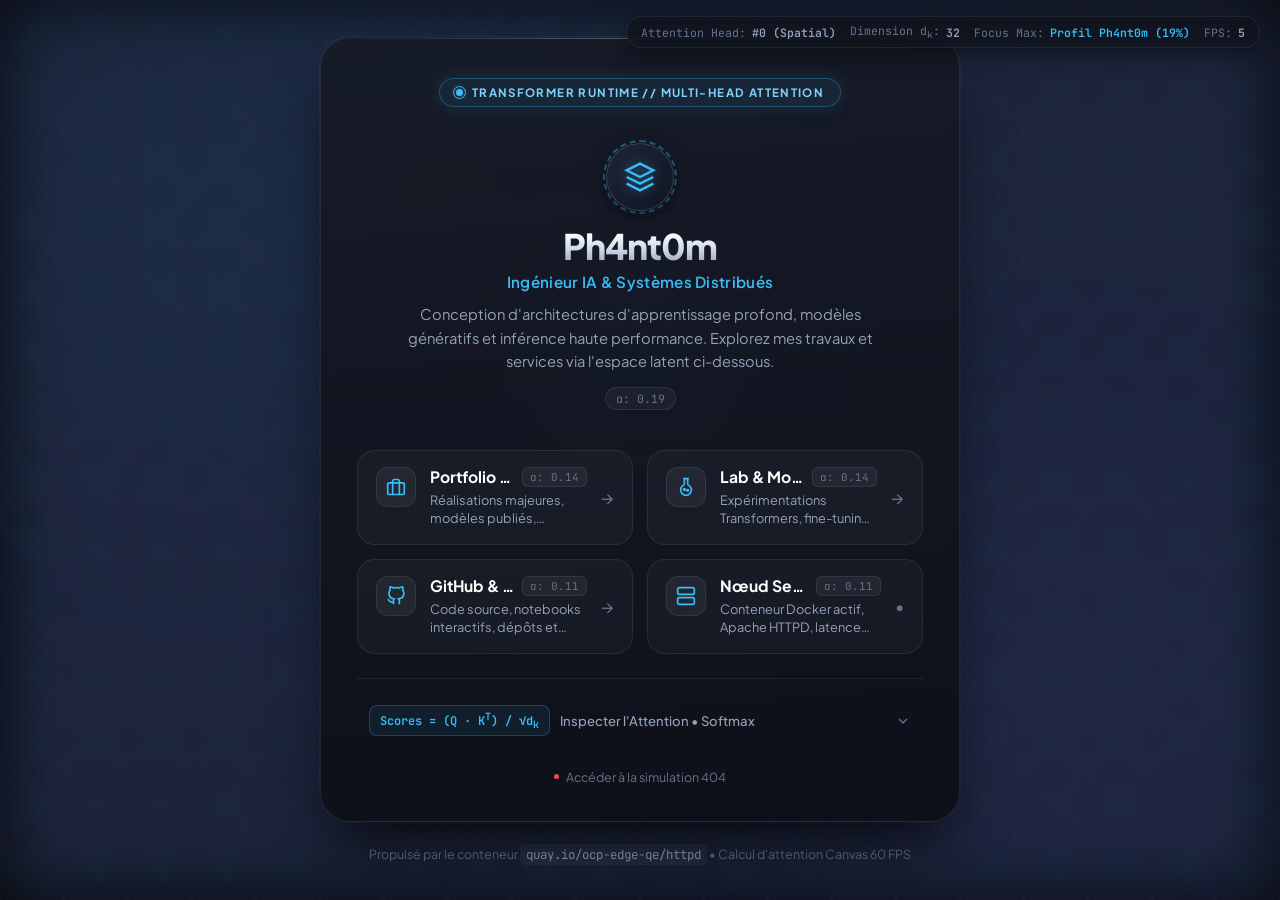
<file: index.html>
<!DOCTYPE html>
<html lang="fr">
<head>
  <meta charset="UTF-8">
  <meta name="viewport" content="width=device-width, initial-scale=1.0">
  <title>Ph4nt0m // AI & Systems Engineer — Neural Hub</title>
  <meta name="description" content="Portail personnel et serveur d'ingénierie en Intelligence Artificielle. Fond interactif Attention Heatmap calculant Q·Kᵀ / √dₖ en temps réel.">
  <link rel="icon" href="data:image/svg+xml,<svg xmlns='http://www.w3.org/2000/svg' viewBox='0 0 100 100'><text y='.9em' font-size='90'>🧠</text></svg>">

  <script>
    // Résolution dynamique du chemin de base pour GitHub Pages et conteneur Docker
    (function() {
      var isGH = window.location.hostname.endsWith('github.io');
      var segments = window.location.pathname.split('/').filter(Boolean);
      var baseDir = isGH && segments.length > 0 ? '/' + segments[0] + '/' : '/';
      document.write('<base href="' + baseDir + '">');
    })();
  </script>

  <link rel="preconnect" href="https://fonts.googleapis.com">
  <link rel="preconnect" href="https://fonts.gstatic.com" crossorigin>
  <link href="https://fonts.googleapis.com/css2?family=JetBrains+Mono:wght@400;500;600;700&family=Plus+Jakarta+Sans:wght@400;500;600;700;800;900&display=swap" rel="stylesheet">
  <link rel="stylesheet" href="style.css">
</head>
<body>
  <!-- Canvas Attention Heatmap (Calcul Q·Kᵀ / √dₖ en temps réel) -->
  <canvas id="attention-canvas"></canvas>

  <!-- Lueur ambiante nébuleuse -->
  <div class="ambient-glow glow-cyan"></div>
  <div class="ambient-glow glow-violet"></div>

  <!-- HUD d'attention flottant discret en haut à droite -->
  <aside class="hud-bar" aria-label="Télémétrie d'attention">
    <div class="hud-item">
      <span class="hud-label">Attention Head:</span>
      <span class="hud-val" id="hud-head">#0 (Spatial)</span>
    </div>
    <div class="hud-item">
      <span class="hud-label">Dimension d<sub>k</sub>:</span>
      <span class="hud-val">32</span>
    </div>
    <div class="hud-item">
      <span class="hud-label">Focus Max:</span>
      <span class="hud-val highlight" id="hud-argmax">Query Init</span>
    </div>
    <div class="hud-item">
      <span class="hud-label">FPS:</span>
      <span class="hud-val" id="hud-fps">60</span>
    </div>
  </aside>

  <main class="page-container">
    <!-- Carte Principale 3D (Hub IA) -->
    <div class="portal-card" id="tilt-card">
      <div class="card-glass-reflection"></div>

      <!-- Badge Supérieur : Mode Transformer -->
      <div class="badge-wrapper">
        <div class="status-badge" role="status">
          <span class="pulsing-dot" aria-hidden="true"></span>
          <span class="badge-text">TRANSFORMER RUNTIME // MULTI-HEAD ATTENTION</span>
        </div>
      </div>

      <!-- En-tête Identité (Token Q/K : Hero) -->
      <header class="profile-header interactive-token" data-token-id="hero" data-token-name="Profil Ph4nt0m">
        <div class="avatar-container">
          <div class="avatar-ring"></div>
          <div class="avatar-glow"></div>
          <div class="avatar-inner">
            <svg class="ai-core-icon" viewBox="0 0 24 24" fill="none" stroke="currentColor" stroke-width="1.8">
              <polygon points="12 2 2 7 12 12 22 7 12 2"></polygon>
              <polyline points="2 17 12 22 22 17"></polyline>
              <polyline points="2 12 12 17 22 12"></polyline>
            </svg>
          </div>
        </div>

        <div class="title-group">
          <h1 class="profile-name">Ph4nt0m</h1>
          <p class="profile-role">Ingénieur IA & Systèmes Distribués</p>
        </div>

        <p class="profile-bio">
          Conception d'architectures d'apprentissage profond, modèles génératifs et inférence haute performance.
          Explorez mes travaux et services via l'espace latent ci-dessous.
        </p>

        <div class="token-score-pill" id="score-hero">
          <span class="score-label">attn &alpha;</span>
          <span class="score-val">0.00</span>
        </div>
      </header>

      <!-- Grille des Hub Links (Tokens Interactifs K_i) -->
      <nav class="hub-grid" aria-label="Navigation du serveur">
        
        <!-- Token 1 : Portfolio -->
        <a href="https://github.com/Ph4nt0m1882" target="_blank" rel="noopener noreferrer" 
           class="hub-card interactive-token" data-token-id="portfolio" data-token-name="Portfolio">
          <div class="card-icon-wrapper">
            <svg viewBox="0 0 24 24" fill="none" stroke="currentColor" stroke-width="2">
              <rect x="2" y="7" width="20" height="14" rx="2" ry="2"></rect>
              <path d="M16 21V5a2 2 0 0 0-2-2h-4a2 2 0 0 0-2 2v16"></path>
            </svg>
          </div>
          <div class="card-content">
            <div class="card-title-row">
              <h2 class="card-title">Portfolio & Projets</h2>
              <span class="token-badge" id="score-portfolio">&alpha;: 0.00</span>
            </div>
            <p class="card-desc">Réalisations majeures, modèles publiés, benchmarks et architectures ML.</p>
          </div>
          <span class="card-arrow" aria-hidden="true">&rarr;</span>
        </a>

        <!-- Token 2 : Lab IA -->
        <a href="https://huggingface.co" target="_blank" rel="noopener noreferrer"
           class="hub-card interactive-token" data-token-id="lab" data-token-name="AI Lab">
          <div class="card-icon-wrapper">
            <svg viewBox="0 0 24 24" fill="none" stroke="currentColor" stroke-width="2">
              <path d="M10 2v7.31M14 2v7.31M8.5 2h7M14 9.3a6.5 6.5 0 1 1-4 0"></path>
              <circle cx="10" cy="15" r="1"></circle>
              <circle cx="14" cy="16" r="1"></circle>
            </svg>
          </div>
          <div class="card-content">
            <div class="card-title-row">
              <h2 class="card-title">Lab & Modèles</h2>
              <span class="token-badge" id="score-lab">&alpha;: 0.00</span>
            </div>
            <p class="card-desc">Expérimentations Transformers, fine-tuning, embeddings et inférence locale.</p>
          </div>
          <span class="card-arrow" aria-hidden="true">&rarr;</span>
        </a>

        <!-- Token 3 : GitHub Repos -->
        <a href="https://github.com/Ph4nt0m1882" target="_blank" rel="noopener noreferrer"
           class="hub-card interactive-token" data-token-id="github" data-token-name="GitHub">
          <div class="card-icon-wrapper">
            <svg viewBox="0 0 24 24" fill="none" stroke="currentColor" stroke-width="2">
              <path d="M9 19c-5 1.5-5-2.5-7-3m14 6v-3.87a3.37 3.37 0 0 0-.94-2.61c3.14-.35 6.44-1.54 6.44-7A5.44 5.44 0 0 0 20 4.77 5.07 5.07 0 0 0 19.91 1S18.73.65 16 2.48a13.38 13.38 0 0 0-7 0C6.27.65 5.09 1 5.09 1A5.07 5.07 0 0 0 5 4.77a5.44 5.44 0 0 0-1.5 3.78c0 5.42 3.3 6.61 6.44 7A3.37 3.37 0 0 0 9 18.13V22"></path>
            </svg>
          </div>
          <div class="card-content">
            <div class="card-title-row">
              <h2 class="card-title">GitHub & Code</h2>
              <span class="token-badge" id="score-github">&alpha;: 0.00</span>
            </div>
            <p class="card-desc">Code source, notebooks interactifs, dépôts et contributions open source.</p>
          </div>
          <span class="card-arrow" aria-hidden="true">&rarr;</span>
        </a>

        <!-- Token 4 : Télémétrie Serveur -->
        <div class="hub-card interactive-token" data-token-id="server" data-token-name="Système & Docker" role="button" tabindex="0" id="card-server-stats">
          <div class="card-icon-wrapper">
            <svg viewBox="0 0 24 24" fill="none" stroke="currentColor" stroke-width="2">
              <rect x="2" y="2" width="20" height="8" rx="2" ry="2"></rect>
              <rect x="2" y="14" width="20" height="8" rx="2" ry="2"></rect>
              <line x1="6" y1="6" x2="6.01" y2="6"></line>
              <line x1="6" y1="18" x2="6.01" y2="18"></line>
            </svg>
          </div>
          <div class="card-content">
            <div class="card-title-row">
              <h2 class="card-title">Nœud Serveur</h2>
              <span class="token-badge" id="score-server">&alpha;: 0.00</span>
            </div>
            <p class="card-desc">Conteneur Docker actif, Apache HTTPD, latence réseau et statut des workers.</p>
          </div>
          <span class="card-arrow" aria-hidden="true">&bull;</span>
        </div>

      </nav>

      <!-- Section Inspecteur d'Attention / Tenseurs en direct -->
      <section class="inspector-section" aria-label="Inspecteur de tenseurs">
        <button type="button" class="inspector-toggle interactive-token" data-token-id="inspector" data-token-name="Inspecteur" id="inspector-toggle" aria-expanded="false" aria-controls="inspector-panel">
          <div class="formula-chip">
            <span class="formula-text">Scores = (Q &middot; K<sup>T</sup>) / &radic;d<sub>k</sub></span>
          </div>
          <span class="toggle-text">Inspecter l'Attention &bull; Softmax</span>
          <svg class="toggle-arrow" width="16" height="16" viewBox="0 0 24 24" fill="none" stroke="currentColor" stroke-width="2">
            <polyline points="6 9 12 15 18 9"></polyline>
          </svg>
        </button>

        <div class="inspector-panel" id="inspector-panel" hidden>
          <div class="panel-header">
            <span class="panel-tag">DISTRIBUTION SOFTMAX TEMPS RÉEL</span>
            <div class="head-selector">
              <span class="label">Tête :</span>
              <button class="head-btn active" data-head="0">0 (Spatial)</button>
              <button class="head-btn" data-head="1">1 (Sémantique)</button>
              <button class="head-btn" data-head="2">2 (Vélocité)</button>
            </div>
          </div>

          <!-- Barres de répartition softmax -->
          <div class="softmax-bars" id="softmax-bars">
            <!-- Rempli dynamiquement par script.js -->
          </div>

          <div class="tensor-metrics">
            <div class="metric-item">
              <span class="metric-label">Vecteur Query ||Q||</span>
              <span class="metric-val" id="metric-qnorm">0.00</span>
            </div>
            <div class="metric-item">
              <span class="metric-label">Vitesse Curseur</span>
              <span class="metric-val" id="metric-speed">0 px/s</span>
            </div>
            <div class="metric-item">
              <span class="metric-label">Température &tau;</span>
              <span class="metric-val">1.0</span>
            </div>
            <div class="metric-item">
              <span class="metric-label">Conteneur</span>
              <span class="metric-val">Apache / Docker</span>
            </div>
          </div>
        </div>
      </section>

      <!-- Lien discret vers la page 404 test -->
      <footer class="card-footer">
        <a href="404.html" class="subtle-link" title="Tester la page d'erreur 404">
          <span class="link-dot"></span>
          Accéder à la simulation 404
        </a>
      </footer>

    </div>

    <footer class="main-footer">
      <span>Propulsé par le conteneur <code>quay.io/ocp-edge-qe/httpd</code> &bull; Calcul d'attention Canvas 60 FPS</span>
    </footer>
  </main>

  <script src="script.js"></script>
</body>
</html>
</file>
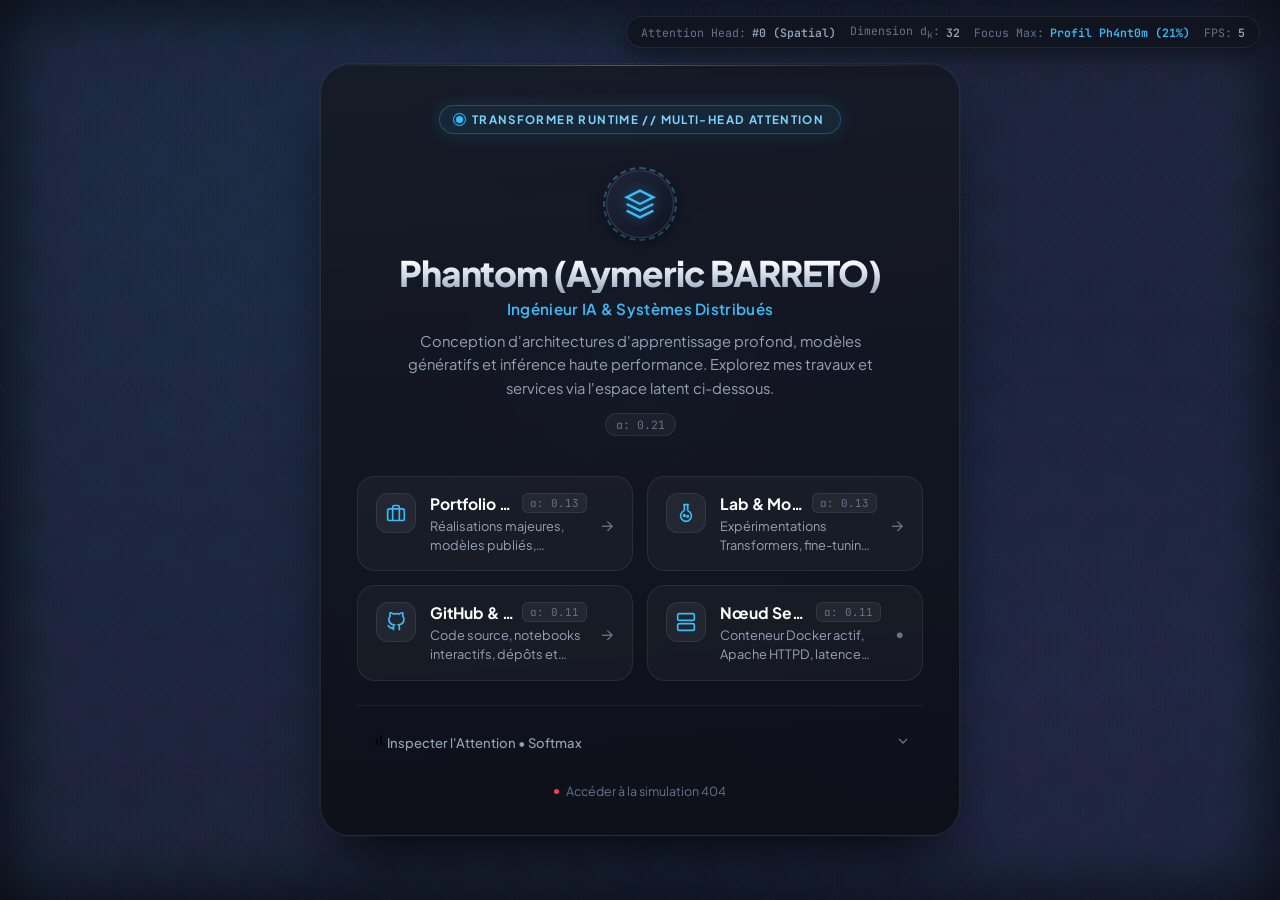
<file: public/index.html>
<!DOCTYPE html>
<html lang="fr">
<head>
  <meta charset="UTF-8">
  <meta name="viewport" content="width=device-width, initial-scale=1.0">
  <title>Phantom (Aymeric BARRETO) // AI & Systems Engineer — Hub</title>
  <meta name="description" content="Portail personnel et serveur d'ingénierie en Intelligence Artificielle. Fond interactif Attention Heatmap calculant Q·Kᵀ / √dₖ en temps réel.">
  <link rel="icon" href="data:image/svg+xml,<svg xmlns='http://www.w3.org/2000/svg' viewBox='0 0 100 100'><text y='.9em' font-size='90'></text></svg>">

  <script>
    // Résolution dynamique du chemin de base pour GitHub Pages et conteneur Docker
    (function() {
      var isGH = window.location.hostname.endsWith('github.io');
      var segments = window.location.pathname.split('/').filter(Boolean);
      var baseDir = isGH && segments.length > 0 ? '/' + segments[0] + '/' : '/';
      document.write('<base href="' + baseDir + '">');
    })();
  </script>

  <link rel="preconnect" href="https://fonts.googleapis.com">
  <link rel="preconnect" href="https://fonts.gstatic.com" crossorigin>
  <link href="https://fonts.googleapis.com/css2?family=JetBrains+Mono:wght@400;500;600;700&family=Plus+Jakarta+Sans:wght@400;500;600;700;800;900&display=swap" rel="stylesheet">
  <link rel="stylesheet" href="style.css">
</head>
<body>
  <!-- Canvas Attention Heatmap (Calcul Q·Kᵀ / √dₖ en temps réel) -->
  <canvas id="attention-canvas"></canvas>

  <!-- Lueur ambiante nébuleuse -->
  <div class="ambient-glow glow-cyan"></div>
  <div class="ambient-glow glow-violet"></div>

  <!-- HUD d'attention flottant discret en haut à droite -->
  <aside class="hud-bar" aria-label="Télémétrie d'attention">
    <div class="hud-item">
      <span class="hud-label">Attention Head:</span>
      <span class="hud-val" id="hud-head">#0 (Spatial)</span>
    </div>
    <div class="hud-item">
      <span class="hud-label">Dimension d<sub>k</sub>:</span>
      <span class="hud-val">32</span>
    </div>
    <div class="hud-item">
      <span class="hud-label">Focus Max:</span>
      <span class="hud-val highlight" id="hud-argmax">Query Init</span>
    </div>
    <div class="hud-item">
      <span class="hud-label">FPS:</span>
      <span class="hud-val" id="hud-fps">60</span>
    </div>
  </aside>

  <main class="page-container">
    <!-- Carte Principale 3D (Hub IA) -->
    <div class="portal-card" id="tilt-card">
      <div class="card-glass-reflection"></div>

      <!-- Badge Supérieur : Mode Transformer -->
      <div class="badge-wrapper">
        <div class="status-badge" role="status">
          <span class="pulsing-dot" aria-hidden="true"></span>
          <span class="badge-text">TRANSFORMER RUNTIME // MULTI-HEAD ATTENTION</span>
        </div>
      </div>

      <!-- En-tête Identité (Token Q/K : Hero) -->
      <header class="profile-header interactive-token" data-token-id="hero" data-token-name="Profil Phantom">
        <div class="avatar-container">
          <div class="avatar-ring"></div>
          <div class="avatar-glow"></div>
          <div class="avatar-inner">
            <svg class="ai-core-icon" viewBox="0 0 24 24" fill="none" stroke="currentColor" stroke-width="1.8">
              <polygon points="12 2 2 7 12 12 22 7 12 2"></polygon>
              <polyline points="2 17 12 22 22 17"></polyline>
              <polyline points="2 12 12 17 22 12"></polyline>
            </svg>
          </div>
        </div>

        <div class="title-group">
          <h1 class="profile-name">Phantom (Aymeric BARRETO)</h1>
          <p class="profile-role">Ingénieur IA & Systèmes Distribués</p>
        </div>

        <p class="profile-bio">
          Conception d'architectures d'apprentissage profond, modèles génératifs et inférence haute performance.
          Explorez mes travaux et services via l'espace latent ci-dessous.
        </p>

        <div class="token-score-pill" id="score-hero">
          <span class="score-label">attn &alpha;</span>
          <span class="score-val">0.00</span>
        </div>
      </header>

      <!-- Grille des Hub Links (Tokens Interactifs K_i) -->
      <nav class="hub-grid" aria-label="Navigation du serveur">
        
        <!-- Token 1 : Portfolio -->
        <a href="portfolio.html" 
           class="hub-card interactive-token" data-token-id="portfolio" data-token-name="Portfolio">
          <div class="card-icon-wrapper">
            <svg viewBox="0 0 24 24" fill="none" stroke="currentColor" stroke-width="2">
              <rect x="2" y="7" width="20" height="14" rx="2" ry="2"></rect>
              <path d="M16 21V5a2 2 0 0 0-2-2h-4a2 2 0 0 0-2 2v16"></path>
            </svg>
          </div>
          <div class="card-content">
            <div class="card-title-row">
              <h2 class="card-title">Portfolio & Projets</h2>
              <span class="token-badge" id="score-portfolio">&alpha;: 0.00</span>
            </div>
            <p class="card-desc">Réalisations majeures, modèles publiés, benchmarks et architectures ML.</p>
          </div>
          <span class="card-arrow" aria-hidden="true">&rarr;</span>
        </a>

        <!-- Token 2 : Lab IA -->
        <a href="https://huggingface.co" target="_blank" rel="noopener noreferrer"
           class="hub-card interactive-token" data-token-id="lab" data-token-name="AI Lab">
          <div class="card-icon-wrapper">
            <svg viewBox="0 0 24 24" fill="none" stroke="currentColor" stroke-width="2">
              <path d="M10 2v7.31M14 2v7.31M8.5 2h7M14 9.3a6.5 6.5 0 1 1-4 0"></path>
              <circle cx="10" cy="15" r="1"></circle>
              <circle cx="14" cy="16" r="1"></circle>
            </svg>
          </div>
          <div class="card-content">
            <div class="card-title-row">
              <h2 class="card-title">Lab & Modèles</h2>
              <span class="token-badge" id="score-lab">&alpha;: 0.00</span>
            </div>
            <p class="card-desc">Expérimentations Transformers, fine-tuning, embeddings et inférence locale.</p>
          </div>
          <span class="card-arrow" aria-hidden="true">&rarr;</span>
        </a>

        <!-- Token 3 : GitHub Repos -->
        <a href="https://github.com/Ph4nt0m1882" target="_blank" rel="noopener noreferrer"
           class="hub-card interactive-token" data-token-id="github" data-token-name="GitHub">
          <div class="card-icon-wrapper">
            <svg viewBox="0 0 24 24" fill="none" stroke="currentColor" stroke-width="2">
              <path d="M9 19c-5 1.5-5-2.5-7-3m14 6v-3.87a3.37 3.37 0 0 0-.94-2.61c3.14-.35 6.44-1.54 6.44-7A5.44 5.44 0 0 0 20 4.77 5.07 5.07 0 0 0 19.91 1S18.73.65 16 2.48a13.38 13.38 0 0 0-7 0C6.27.65 5.09 1 5.09 1A5.07 5.07 0 0 0 5 4.77a5.44 5.44 0 0 0-1.5 3.78c0 5.42 3.3 6.61 6.44 7A3.37 3.37 0 0 0 9 18.13V22"></path>
            </svg>
          </div>
          <div class="card-content">
            <div class="card-title-row">
              <h2 class="card-title">GitHub & Code</h2>
              <span class="token-badge" id="score-github">&alpha;: 0.00</span>
            </div>
            <p class="card-desc">Code source, notebooks interactifs, dépôts et contributions open source.</p>
          </div>
          <span class="card-arrow" aria-hidden="true">&rarr;</span>
        </a>

        <!-- Token 4 : Télémétrie Serveur -->
        <div class="hub-card interactive-token" data-token-id="server" data-token-name="Système & Docker" role="button" tabindex="0" id="card-server-stats">
          <div class="card-icon-wrapper">
            <svg viewBox="0 0 24 24" fill="none" stroke="currentColor" stroke-width="2">
              <rect x="2" y="2" width="20" height="8" rx="2" ry="2"></rect>
              <rect x="2" y="14" width="20" height="8" rx="2" ry="2"></rect>
              <line x1="6" y1="6" x2="6.01" y2="6"></line>
              <line x1="6" y1="18" x2="6.01" y2="18"></line>
            </svg>
          </div>
          <div class="card-content">
            <div class="card-title-row">
              <h2 class="card-title">Nœud Serveur</h2>
              <span class="token-badge" id="score-server">&alpha;: 0.00</span>
            </div>
            <p class="card-desc">Conteneur Docker actif, Apache HTTPD, latence réseau et statut des workers.</p>
          </div>
          <span class="card-arrow" aria-hidden="true">&bull;</span>
        </div>

      </nav>

      <!-- Section Inspecteur d'Attention / Tenseurs en direct -->
      <section class="inspector-section" aria-label="Inspecteur de tenseurs">
        <button type="button" class="inspector-toggle interactive-token" data-token-id="inspector" data-token-name="Inspecteur" id="inspector-toggle" aria-expanded="false" aria-controls="inspector-panel">
          <div class="inspector-toggle-left">
            <svg class="toggle-icon-lead" width="16" height="16" viewBox="0 0 24 24" fill="none" stroke="currentColor" stroke-width="2">
              <path d="M12 20V10M18 20V4M6 20v-4"></path>
            </svg>
            <span class="toggle-text">Inspecter l'Attention &bull; Softmax</span>
          </div>
          <svg class="toggle-arrow" width="16" height="16" viewBox="0 0 24 24" fill="none" stroke="currentColor" stroke-width="2">
            <polyline points="6 9 12 15 18 9"></polyline>
          </svg>
        </button>

        <div class="inspector-panel" id="inspector-panel" hidden>
          <div class="panel-header">
            <span class="panel-tag">DISTRIBUTION SOFTMAX TEMPS RÉEL</span>
            <div class="head-selector">
              <span class="label">Tête :</span>
              <button class="head-btn active" data-head="0">0 (Spatial)</button>
              <button class="head-btn" data-head="1">1 (Sémantique)</button>
              <button class="head-btn" data-head="2">2 (Vélocité)</button>
            </div>
          </div>

          <!-- Barres de répartition softmax -->
          <div class="softmax-bars" id="softmax-bars">
            <!-- Rempli dynamiquement par script.js -->
          </div>

          <div class="tensor-metrics">
            <div class="metric-item">
              <span class="metric-label">Vecteur Query ||Q||</span>
              <span class="metric-val" id="metric-qnorm">0.00</span>
            </div>
            <div class="metric-item">
              <span class="metric-label">Vitesse Curseur</span>
              <span class="metric-val" id="metric-speed">0 px/s</span>
            </div>
            <div class="metric-item">
              <span class="metric-label">Température &tau;</span>
              <span class="metric-val">1.0</span>
            </div>
            <div class="metric-item">
              <span class="metric-label">Conteneur</span>
              <span class="metric-val">Nginx Alpine / RPi 5</span>
            </div>
          </div>
        </div>
      </section>

      <!-- Lien discret vers la page 404 test -->
      <footer class="card-footer">
        <a href="404.html" class="subtle-link" title="Tester la page d'erreur 404">
          <span class="link-dot"></span>
          Accéder à la simulation 404
        </a>
      </footer>

    </div>
  </main>

  <script src="script.js"></script>
</body>
</html>
</file>
<file: style.css>
/* ==========================================================================
   Ph4nt0m // AI & Systems Hub — Attention Heatmap Theme
   Architecture : Scaled Dot-Product Attention (Q·Kᵀ / √dₖ)
   ========================================================================== */

:root {
  --bg-dark: #07080c;
  --bg-card: #12151f;
  --bg-card-gradient: linear-gradient(175deg, rgba(22, 26, 38, 0.92) 0%, rgba(13, 16, 24, 0.96) 100%);
  --border-subtle: rgba(255, 255, 255, 0.08);
  --border-focus: rgba(56, 189, 248, 0.35);

  --accent-cyan: #38bdf8;
  --accent-cyan-glow: rgba(56, 189, 248, 0.45);
  --accent-violet: #818cf8;
  --accent-violet-glow: rgba(129, 140, 248, 0.35);
  --accent-hot: #f43f5e;
  --accent-amber: #fbbf24;

  --badge-bg: rgba(56, 189, 248, 0.08);
  --badge-border: rgba(56, 189, 248, 0.28);
  --badge-text: #7dd3fc;

  --text-primary: #ffffff;
  --text-secondary: #94a3b8;
  --text-muted: #64748b;

  --font-main: 'Plus Jakarta Sans', system-ui, -apple-system, BlinkMacSystemFont, 'Segoe UI', Roboto, sans-serif;
  --font-mono: 'JetBrains Mono', ui-monospace, SFMono-Regular, Menlo, Monaco, Consolas, monospace;
}

/* Reset & Box Sizing */
*, *::before, *::after {
  margin: 0;
  padding: 0;
  box-sizing: border-box;
}

html, body {
  width: 100%;
  height: 100%;
  min-height: 100vh;
  background-color: var(--bg-dark);
  color: var(--text-primary);
  font-family: var(--font-main);
  overflow-x: hidden;
  -webkit-font-smoothing: antialiased;
  -moz-osx-font-smoothing: grayscale;
}

body {
  display: flex;
  justify-content: center;
  align-items: center;
  position: relative;
  min-height: 100vh;
}

/* Canvas Attention Heatmap (En arrière-plan total) */
#attention-canvas {
  position: fixed;
  top: 0;
  left: 0;
  width: 100%;
  height: 100%;
  pointer-events: none;
  z-index: 0;
}

/* Halos lumineux ambiants */
.ambient-glow {
  position: fixed;
  border-radius: 50%;
  filter: blur(140px);
  pointer-events: none;
  z-index: 1;
  opacity: 0.45;
  transition: opacity 1s ease;
}

.glow-cyan {
  top: -10vw;
  left: -5vw;
  width: 50vw;
  height: 50vw;
  max-width: 650px;
  max-height: 650px;
  background: radial-gradient(circle, rgba(56, 189, 248, 0.22) 0%, rgba(14, 165, 233, 0.08) 50%, transparent 80%);
}

.glow-violet {
  bottom: -15vw;
  right: -10vw;
  width: 55vw;
  height: 55vw;
  max-width: 700px;
  max-height: 700px;
  background: radial-gradient(circle, rgba(129, 140, 248, 0.20) 0%, rgba(79, 70, 229, 0.06) 50%, transparent 80%);
}

/* Barre HUD discrète en haut à droite */
.hud-bar {
  position: fixed;
  top: 16px;
  right: 20px;
  z-index: 50;
  display: flex;
  align-items: center;
  gap: 14px;
  background: rgba(15, 18, 26, 0.75);
  border: 1px solid rgba(255, 255, 255, 0.08);
  backdrop-filter: blur(16px);
  -webkit-backdrop-filter: blur(16px);
  padding: 6px 14px;
  border-radius: 9999px;
  font-size: 0.72rem;
  font-family: var(--font-mono);
  box-shadow: 0 8px 20px rgba(0, 0, 0, 0.4);
}

.hud-item {
  display: flex;
  align-items: center;
  gap: 6px;
}

.hud-label {
  color: var(--text-muted);
}

.hud-val {
  color: var(--text-secondary);
  font-weight: 600;
}

.hud-val.highlight {
  color: var(--accent-cyan);
}

/* Conteneur principal */
.page-container {
  position: relative;
  z-index: 10;
  display: flex;
  flex-direction: column;
  align-items: center;
  justify-content: center;
  padding: 32px 20px;
  width: 100%;
  max-width: 680px;
  perspective: 1200px;
}

/* Carte Centrale (Hub 3D) */
.portal-card {
  position: relative;
  width: 100%;
  background: var(--bg-card-gradient);
  border: 1px solid var(--border-subtle);
  border-radius: 30px;
  padding: 40px 36px 32px;
  backdrop-filter: blur(28px);
  -webkit-backdrop-filter: blur(28px);
  box-shadow: 
    0 30px 60px -15px rgba(0, 0, 0, 0.85),
    0 0 0 1px rgba(255, 255, 255, 0.04),
    0 0 45px rgba(56, 189, 248, 0.05);
  transform-style: preserve-3d;
  transition: transform 0.2s cubic-bezier(0.2, 0, 0.2, 1), box-shadow 0.3s ease, border-color 0.3s ease;
  overflow: hidden;
}

/* Reflet spéculaire supérieur */
.card-glass-reflection {
  position: absolute;
  top: 0;
  left: 0;
  right: 0;
  height: 1px;
  background: linear-gradient(90deg, transparent 0%, rgba(255, 255, 255, 0.28) 50%, transparent 100%);
  pointer-events: none;
}

/* Badge Statut : Transformer Runtime */
.badge-wrapper {
  display: flex;
  justify-content: center;
  margin-bottom: 24px;
}

.status-badge {
  display: inline-flex;
  align-items: center;
  gap: 9px;
  background-color: var(--badge-bg);
  border: 1px solid var(--badge-border);
  padding: 6px 16px;
  border-radius: 9999px;
  box-shadow: 0 0 18px rgba(56, 189, 248, 0.14);
  user-select: none;
}

.pulsing-dot {
  width: 7px;
  height: 7px;
  border-radius: 50%;
  background-color: var(--accent-cyan);
  box-shadow: 0 0 8px var(--accent-cyan-glow);
  position: relative;
  display: inline-block;
}

.pulsing-dot::after {
  content: '';
  position: absolute;
  top: -3px;
  left: -3px;
  width: 13px;
  height: 13px;
  border-radius: 50%;
  border: 1px solid var(--accent-cyan);
  animation: pulse-ring 2.2s cubic-bezier(0.2, 0.8, 0.2, 1) infinite;
}

@keyframes pulse-ring {
  0% { transform: scale(0.6); opacity: 0.9; }
  70%, 100% { transform: scale(2.3); opacity: 0; }
}

.badge-text {
  font-size: 0.72rem;
  font-weight: 700;
  letter-spacing: 0.12em;
  color: var(--badge-text);
  text-transform: uppercase;
}

/* En-tête Profil (Hero Token) */
.profile-header {
  text-align: center;
  margin-bottom: 28px;
  position: relative;
  padding: 12px 16px;
  border-radius: 20px;
  transition: background 0.3s ease;
}

.avatar-container {
  position: relative;
  width: 68px;
  height: 68px;
  margin: 0 auto 16px;
  display: flex;
  align-items: center;
  justify-content: center;
}

.avatar-ring {
  position: absolute;
  inset: -3px;
  border-radius: 50%;
  border: 2px dashed rgba(56, 189, 248, 0.45);
  animation: spinSlow 20s linear infinite;
}

@keyframes spinSlow {
  to { transform: rotate(360deg); }
}

.avatar-glow {
  position: absolute;
  inset: 0;
  border-radius: 50%;
  background: radial-gradient(circle, rgba(56, 189, 248, 0.3) 0%, transparent 70%);
  filter: blur(8px);
}

.avatar-inner {
  position: relative;
  width: 100%;
  height: 100%;
  border-radius: 50%;
  background: linear-gradient(135deg, #1e2538 0%, #111522 100%);
  border: 1px solid rgba(255, 255, 255, 0.14);
  display: flex;
  align-items: center;
  justify-content: center;
  box-shadow: 0 4px 16px rgba(0, 0, 0, 0.5);
}

.ai-core-icon {
  width: 32px;
  height: 32px;
  color: var(--accent-cyan);
  filter: drop-shadow(0 0 6px var(--accent-cyan-glow));
}

.profile-name {
  font-size: 2.2rem;
  font-weight: 800;
  letter-spacing: -0.03em;
  background: linear-gradient(180deg, #ffffff 15%, #cbd5e1 60%, #94a3b8 100%);
  -webkit-background-clip: text;
  -webkit-text-fill-color: transparent;
  line-height: 1.1;
  margin-bottom: 6px;
}

.profile-role {
  font-size: 0.95rem;
  font-weight: 600;
  color: var(--accent-cyan);
  letter-spacing: 0.02em;
  margin-bottom: 12px;
}

.profile-bio {
  font-size: 0.92rem;
  line-height: 1.6;
  color: var(--text-secondary);
  max-width: 480px;
  margin: 0 auto 12px;
}

.token-score-pill {
  display: inline-flex;
  align-items: center;
  gap: 6px;
  background: rgba(255, 255, 255, 0.04);
  border: 1px solid rgba(255, 255, 255, 0.08);
  padding: 3px 10px;
  border-radius: 9999px;
  font-size: 0.72rem;
  font-family: var(--font-mono);
  color: var(--text-muted);
  transition: all 0.2s ease;
}

.token-score-pill .score-val {
  color: var(--accent-cyan);
  font-weight: 600;
}

/* Grille des Hub Links (Keys interactives) */
.hub-grid {
  display: grid;
  grid-template-columns: repeat(2, 1fr);
  gap: 14px;
  margin-bottom: 24px;
}

.hub-card {
  display: flex;
  align-items: flex-start;
  gap: 14px;
  background: rgba(255, 255, 255, 0.03);
  border: 1px solid var(--border-subtle);
  border-radius: 18px;
  padding: 16px 18px;
  text-decoration: none;
  color: inherit;
  transition: all 0.25s cubic-bezier(0.16, 1, 0.3, 1);
  position: relative;
  overflow: hidden;
  cursor: pointer;
}

.hub-card::before {
  content: '';
  position: absolute;
  inset: 0;
  background: radial-gradient(circle at top left, rgba(56, 189, 248, 0.12) 0%, transparent 70%);
  opacity: 0;
  transition: opacity 0.3s ease;
}

.hub-card:hover {
  background: rgba(255, 255, 255, 0.055);
  border-color: rgba(56, 189, 248, 0.35);
  transform: translateY(-2px);
  box-shadow: 0 10px 25px -5px rgba(0, 0, 0, 0.5), 0 0 20px rgba(56, 189, 248, 0.12);
}

.hub-card:hover::before {
  opacity: 1;
}

/* Élément ciblé par l'attention maximale */
.hub-card.max-attention {
  border-color: rgba(56, 189, 248, 0.5);
  box-shadow: 0 0 25px rgba(56, 189, 248, 0.2);
}

.card-icon-wrapper {
  width: 40px;
  height: 40px;
  border-radius: 12px;
  background: rgba(255, 255, 255, 0.05);
  border: 1px solid rgba(255, 255, 255, 0.08);
  display: flex;
  align-items: center;
  justify-content: center;
  flex-shrink: 0;
  color: var(--accent-cyan);
  transition: transform 0.2s ease, background 0.2s ease;
}

.card-icon-wrapper svg {
  width: 20px;
  height: 20px;
}

.hub-card:hover .card-icon-wrapper {
  transform: scale(1.05);
  background: rgba(56, 189, 248, 0.15);
}

.card-content {
  flex: 1;
  min-width: 0;
}

.card-title-row {
  display: flex;
  align-items: center;
  justify-content: space-between;
  gap: 8px;
  margin-bottom: 4px;
}

.card-title {
  font-size: 0.98rem;
  font-weight: 700;
  color: var(--text-primary);
  white-space: nowrap;
  overflow: hidden;
  text-overflow: ellipsis;
}

.token-badge {
  font-size: 0.68rem;
  font-family: var(--font-mono);
  background: rgba(255, 255, 255, 0.05);
  border: 1px solid rgba(255, 255, 255, 0.08);
  padding: 2px 7px;
  border-radius: 6px;
  color: var(--text-muted);
  transition: all 0.2s ease;
  white-space: nowrap;
}

.hub-card.max-attention .token-badge,
.token-badge.active {
  background: rgba(56, 189, 248, 0.18);
  border-color: rgba(56, 189, 248, 0.4);
  color: var(--accent-cyan);
  font-weight: 600;
}

.card-desc {
  font-size: 0.8rem;
  color: var(--text-secondary);
  line-height: 1.45;
  display: -webkit-box;
  -webkit-line-clamp: 2;
  -webkit-box-orient: vertical;
  overflow: hidden;
}

.card-arrow {
  color: var(--text-muted);
  font-size: 1.1rem;
  transition: transform 0.2s ease, color 0.2s ease;
  align-self: center;
}

.hub-card:hover .card-arrow {
  color: var(--accent-cyan);
  transform: translateX(3px);
}

/* Section Inspecteur d'Attention */
.inspector-section {
  border-top: 1px solid rgba(255, 255, 255, 0.07);
  padding-top: 18px;
  margin-top: 4px;
}

.inspector-toggle {
  width: 100%;
  background: transparent;
  border: none;
  cursor: pointer;
  display: flex;
  align-items: center;
  justify-content: space-between;
  gap: 10px;
  padding: 8px 12px;
  border-radius: 12px;
  transition: background 0.2s ease;
  font-family: var(--font-main);
}

.inspector-toggle:hover {
  background: rgba(255, 255, 255, 0.03);
}

.formula-chip {
  background: rgba(56, 189, 248, 0.08);
  border: 1px solid rgba(56, 189, 248, 0.25);
  border-radius: 8px;
  padding: 4px 10px;
  font-family: var(--font-mono);
  font-size: 0.75rem;
  color: var(--accent-cyan);
  font-weight: 600;
}

.toggle-text {
  font-size: 0.82rem;
  color: var(--text-secondary);
  font-weight: 500;
  flex: 1;
  text-align: left;
}

.toggle-arrow {
  color: var(--text-muted);
  transition: transform 0.25s ease;
}

.inspector-toggle[aria-expanded="true"] .toggle-arrow {
  transform: rotate(180deg);
}

.inspector-panel {
  margin-top: 14px;
  background: rgba(9, 12, 18, 0.7);
  border: 1px solid rgba(255, 255, 255, 0.06);
  border-radius: 16px;
  padding: 18px;
  animation: panelSlide 0.25s ease;
}

@keyframes panelSlide {
  from { opacity: 0; transform: translateY(-8px); }
  to { opacity: 1; transform: translateY(0); }
}

.panel-header {
  display: flex;
  align-items: center;
  justify-content: space-between;
  margin-bottom: 14px;
  flex-wrap: wrap;
  gap: 8px;
}

.panel-tag {
  font-size: 0.7rem;
  font-family: var(--font-mono);
  color: var(--text-muted);
  letter-spacing: 0.08em;
}

.head-selector {
  display: flex;
  align-items: center;
  gap: 6px;
  font-size: 0.75rem;
}

.head-selector .label {
  color: var(--text-muted);
}

.head-btn {
  background: rgba(255, 255, 255, 0.04);
  border: 1px solid rgba(255, 255, 255, 0.08);
  color: var(--text-secondary);
  font-family: var(--font-mono);
  font-size: 0.72rem;
  padding: 3px 8px;
  border-radius: 6px;
  cursor: pointer;
  transition: all 0.2s ease;
}

.head-btn:hover {
  background: rgba(255, 255, 255, 0.08);
  color: #fff;
}

.head-btn.active {
  background: rgba(56, 189, 248, 0.18);
  border-color: var(--accent-cyan);
  color: var(--accent-cyan);
  font-weight: 600;
}

/* Barres Softmax dynamiques */
.softmax-bars {
  display: flex;
  flex-direction: column;
  gap: 8px;
  margin-bottom: 16px;
}

.softmax-row {
  display: flex;
  align-items: center;
  gap: 10px;
  font-size: 0.76rem;
  font-family: var(--font-mono);
}

.softmax-label {
  width: 110px;
  color: var(--text-secondary);
  white-space: nowrap;
  overflow: hidden;
  text-overflow: ellipsis;
}

.softmax-track {
  flex: 1;
  height: 8px;
  background: rgba(255, 255, 255, 0.06);
  border-radius: 9999px;
  overflow: hidden;
  position: relative;
}

.softmax-fill {
  height: 100%;
  background: linear-gradient(90deg, var(--accent-violet) 0%, var(--accent-cyan) 100%);
  border-radius: 9999px;
  width: 0%;
  transition: width 0.1s linear, background 0.2s ease;
}

.softmax-fill.highlight {
  background: linear-gradient(90deg, var(--accent-cyan) 0%, var(--accent-amber) 100%);
}

.softmax-num {
  width: 44px;
  text-align: right;
  color: var(--text-muted);
}

.softmax-num.highlight {
  color: var(--accent-cyan);
  font-weight: 700;
}

/* Métriques tenseurs */
.tensor-metrics {
  display: grid;
  grid-template-columns: repeat(4, 1fr);
  gap: 10px;
  padding-top: 12px;
  border-top: 1px solid rgba(255, 255, 255, 0.06);
}

.metric-item {
  display: flex;
  flex-direction: column;
  gap: 2px;
}

.metric-label {
  font-size: 0.68rem;
  color: var(--text-muted);
  text-transform: uppercase;
  letter-spacing: 0.04em;
}

.metric-val {
  font-size: 0.8rem;
  font-family: var(--font-mono);
  color: var(--text-secondary);
  font-weight: 600;
}

/* Footer de carte discret */
.card-footer {
  margin-top: 18px;
  text-align: center;
}

.subtle-link {
  display: inline-flex;
  align-items: center;
  gap: 7px;
  font-size: 0.78rem;
  color: var(--text-muted);
  text-decoration: none;
  padding: 4px 10px;
  border-radius: 8px;
  transition: all 0.2s ease;
}

.subtle-link:hover {
  color: var(--text-secondary);
  background: rgba(255, 255, 255, 0.04);
}

.link-dot {
  width: 5px;
  height: 5px;
  border-radius: 50%;
  background-color: var(--accent-hot);
}

/* Footer page */
.main-footer {
  margin-top: 24px;
  font-size: 0.78rem;
  color: var(--text-muted);
  text-align: center;
}

.main-footer code {
  font-family: var(--font-mono);
  background: rgba(255, 255, 255, 0.05);
  padding: 2px 6px;
  border-radius: 4px;
  color: var(--text-secondary);
}

/* Responsive */
@media (max-width: 640px) {
  .portal-card {
    padding: 30px 18px 24px;
    border-radius: 24px;
  }

  .hub-grid {
    grid-template-columns: 1fr;
    gap: 10px;
  }

  .tensor-metrics {
    grid-template-columns: repeat(2, 1fr);
    gap: 8px;
  }

  .hud-bar {
    display: none; /* Simplifié sur petit écran */
  }

  .profile-name {
    font-size: 1.8rem;
  }
}
</file>
<file: public/style.css>
/* ==========================================================================
   Phantom // AI & Systems Hub — Attention Heatmap Theme
   Architecture : Scaled Dot-Product Attention (Q·Kᵀ / √dₖ)
   ========================================================================== */

:root {
  --bg-dark: #07080c;
  --bg-card: #12151f;
  --bg-card-gradient: linear-gradient(175deg, rgba(22, 26, 38, 0.92) 0%, rgba(13, 16, 24, 0.96) 100%);
  --border-subtle: rgba(255, 255, 255, 0.08);
  --border-focus: rgba(56, 189, 248, 0.35);

  --accent-cyan: #38bdf8;
  --accent-cyan-glow: rgba(56, 189, 248, 0.45);
  --accent-violet: #818cf8;
  --accent-violet-glow: rgba(129, 140, 248, 0.35);
  --accent-hot: #f43f5e;
  --accent-amber: #fbbf24;

  --badge-bg: rgba(56, 189, 248, 0.08);
  --badge-border: rgba(56, 189, 248, 0.28);
  --badge-text: #7dd3fc;

  --text-primary: #ffffff;
  --text-secondary: #94a3b8;
  --text-muted: #64748b;

  --font-main: 'Plus Jakarta Sans', system-ui, -apple-system, BlinkMacSystemFont, 'Segoe UI', Roboto, sans-serif;
  --font-mono: 'JetBrains Mono', ui-monospace, SFMono-Regular, Menlo, Monaco, Consolas, monospace;
}

/* Reset & Box Sizing */
*, *::before, *::after {
  margin: 0;
  padding: 0;
  box-sizing: border-box;
}

html, body {
  width: 100%;
  height: 100%;
  min-height: 100vh;
  background-color: var(--bg-dark);
  color: var(--text-primary);
  font-family: var(--font-main);
  overflow-x: hidden;
  -webkit-font-smoothing: antialiased;
  -moz-osx-font-smoothing: grayscale;
}

body {
  display: flex;
  justify-content: center;
  align-items: center;
  position: relative;
  min-height: 100vh;
}

/* Canvas Attention Heatmap (En arrière-plan total) */
#attention-canvas {
  position: fixed;
  top: 0;
  left: 0;
  width: 100%;
  height: 100%;
  pointer-events: none;
  z-index: 0;
}

/* Halos lumineux ambiants */
.ambient-glow {
  position: fixed;
  border-radius: 50%;
  filter: blur(140px);
  pointer-events: none;
  z-index: 1;
  opacity: 0.45;
  transition: opacity 1s ease;
}

.glow-cyan {
  top: -10vw;
  left: -5vw;
  width: 50vw;
  height: 50vw;
  max-width: 650px;
  max-height: 650px;
  background: radial-gradient(circle, rgba(56, 189, 248, 0.22) 0%, rgba(14, 165, 233, 0.08) 50%, transparent 80%);
}

.glow-violet {
  bottom: -15vw;
  right: -10vw;
  width: 55vw;
  height: 55vw;
  max-width: 700px;
  max-height: 700px;
  background: radial-gradient(circle, rgba(129, 140, 248, 0.20) 0%, rgba(79, 70, 229, 0.06) 50%, transparent 80%);
}

/* Barre HUD discrète en haut à droite */
.hud-bar {
  position: fixed;
  top: 16px;
  right: 20px;
  z-index: 50;
  display: flex;
  align-items: center;
  gap: 14px;
  background: rgba(15, 18, 26, 0.75);
  border: 1px solid rgba(255, 255, 255, 0.08);
  backdrop-filter: blur(16px);
  -webkit-backdrop-filter: blur(16px);
  padding: 6px 14px;
  border-radius: 9999px;
  font-size: 0.72rem;
  font-family: var(--font-mono);
  box-shadow: 0 8px 20px rgba(0, 0, 0, 0.4);
}

.hud-item {
  display: flex;
  align-items: center;
  gap: 6px;
}

.hud-label {
  color: var(--text-muted);
}

.hud-val {
  color: var(--text-secondary);
  font-weight: 600;
}

.hud-val.highlight {
  color: var(--accent-cyan);
}

/* Conteneur principal */
.page-container {
  position: relative;
  z-index: 10;
  display: flex;
  flex-direction: column;
  align-items: center;
  justify-content: center;
  padding: 32px 20px;
  width: 100%;
  max-width: 680px;
  perspective: 1200px;
}

/* Carte Centrale (Hub 3D) */
.portal-card {
  position: relative;
  width: 100%;
  background: var(--bg-card-gradient);
  border: 1px solid var(--border-subtle);
  border-radius: 30px;
  padding: 40px 36px 32px;
  backdrop-filter: blur(28px);
  -webkit-backdrop-filter: blur(28px);
  box-shadow: 
    0 30px 60px -15px rgba(0, 0, 0, 0.85),
    0 0 0 1px rgba(255, 255, 255, 0.04),
    0 0 45px rgba(56, 189, 248, 0.05);
  transform-style: preserve-3d;
  transition: box-shadow 0.3s ease, border-color 0.3s ease;
  overflow: hidden;
}

/* Reflet spéculaire supérieur */
.card-glass-reflection {
  position: absolute;
  top: 0;
  left: 0;
  right: 0;
  height: 1px;
  background: linear-gradient(90deg, transparent 0%, rgba(255, 255, 255, 0.28) 50%, transparent 100%);
  pointer-events: none;
}

/* Badge Statut : Transformer Runtime */
.badge-wrapper {
  display: flex;
  justify-content: center;
  margin-bottom: 24px;
}

.status-badge {
  display: inline-flex;
  align-items: center;
  gap: 9px;
  background-color: var(--badge-bg);
  border: 1px solid var(--badge-border);
  padding: 6px 16px;
  border-radius: 9999px;
  box-shadow: 0 0 18px rgba(56, 189, 248, 0.14);
  user-select: none;
}

.pulsing-dot {
  width: 7px;
  height: 7px;
  border-radius: 50%;
  background-color: var(--accent-cyan);
  box-shadow: 0 0 8px var(--accent-cyan-glow);
  position: relative;
  display: inline-block;
}

.pulsing-dot::after {
  content: '';
  position: absolute;
  top: -3px;
  left: -3px;
  width: 13px;
  height: 13px;
  border-radius: 50%;
  border: 1px solid var(--accent-cyan);
  animation: pulse-ring 2.2s cubic-bezier(0.2, 0.8, 0.2, 1) infinite;
}

@keyframes pulse-ring {
  0% { transform: scale(0.6); opacity: 0.9; }
  70%, 100% { transform: scale(2.3); opacity: 0; }
}

.badge-text {
  font-size: 0.72rem;
  font-weight: 700;
  letter-spacing: 0.12em;
  color: var(--badge-text);
  text-transform: uppercase;
}

/* En-tête Profil (Hero Token) */
.profile-header {
  text-align: center;
  margin-bottom: 28px;
  position: relative;
  padding: 12px 16px;
  border-radius: 20px;
  transition: background 0.3s ease;
}

.avatar-container {
  position: relative;
  width: 68px;
  height: 68px;
  margin: 0 auto 16px;
  display: flex;
  align-items: center;
  justify-content: center;
}

.avatar-ring {
  position: absolute;
  inset: -3px;
  border-radius: 50%;
  border: 2px dashed rgba(56, 189, 248, 0.45);
  animation: spinSlow 20s linear infinite;
}

@keyframes spinSlow {
  to { transform: rotate(360deg); }
}

.avatar-glow {
  position: absolute;
  inset: 0;
  border-radius: 50%;
  background: radial-gradient(circle, rgba(56, 189, 248, 0.3) 0%, transparent 70%);
  filter: blur(8px);
}

.avatar-inner {
  position: relative;
  width: 100%;
  height: 100%;
  border-radius: 50%;
  background: linear-gradient(135deg, #1e2538 0%, #111522 100%);
  border: 1px solid rgba(255, 255, 255, 0.14);
  display: flex;
  align-items: center;
  justify-content: center;
  box-shadow: 0 4px 16px rgba(0, 0, 0, 0.5);
}

.ai-core-icon {
  width: 32px;
  height: 32px;
  color: var(--accent-cyan);
  filter: drop-shadow(0 0 6px var(--accent-cyan-glow));
}

.profile-name {
  font-size: 2.2rem;
  font-weight: 800;
  letter-spacing: -0.03em;
  background: linear-gradient(180deg, #ffffff 15%, #cbd5e1 60%, #94a3b8 100%);
  -webkit-background-clip: text;
  -webkit-text-fill-color: transparent;
  line-height: 1.1;
  margin-bottom: 6px;
}

.profile-role {
  font-size: 0.95rem;
  font-weight: 600;
  color: var(--accent-cyan);
  letter-spacing: 0.02em;
  margin-bottom: 12px;
}

.profile-bio {
  font-size: 0.92rem;
  line-height: 1.6;
  color: var(--text-secondary);
  max-width: 480px;
  margin: 0 auto 12px;
}

.token-score-pill {
  display: inline-flex;
  align-items: center;
  gap: 6px;
  background: rgba(255, 255, 255, 0.04);
  border: 1px solid rgba(255, 255, 255, 0.08);
  padding: 3px 10px;
  border-radius: 9999px;
  font-size: 0.72rem;
  font-family: var(--font-mono);
  color: var(--text-muted);
  transition: all 0.2s ease;
}

.token-score-pill .score-val {
  color: var(--accent-cyan);
  font-weight: 600;
}

/* Grille des Hub Links (Keys interactives) */
.hub-grid {
  display: grid;
  grid-template-columns: repeat(2, 1fr);
  gap: 14px;
  margin-bottom: 24px;
}

.hub-card {
  display: flex;
  align-items: flex-start;
  gap: 14px;
  background: rgba(255, 255, 255, 0.03);
  border: 1px solid var(--border-subtle);
  border-radius: 18px;
  padding: 16px 18px;
  text-decoration: none;
  color: inherit;
  transition: all 0.25s cubic-bezier(0.16, 1, 0.3, 1);
  position: relative;
  overflow: hidden;
  cursor: pointer;
}

.hub-card::before {
  content: '';
  position: absolute;
  inset: 0;
  background: radial-gradient(circle at top left, rgba(56, 189, 248, 0.12) 0%, transparent 70%);
  opacity: 0;
  transition: opacity 0.3s ease;
}

.hub-card:hover {
  background: rgba(255, 255, 255, 0.055);
  border-color: rgba(56, 189, 248, 0.35);
  transform: translateY(-2px);
  box-shadow: 0 10px 25px -5px rgba(0, 0, 0, 0.5), 0 0 20px rgba(56, 189, 248, 0.12);
}

.hub-card:hover::before {
  opacity: 1;
}

/* Élément ciblé par l'attention maximale */
.hub-card.max-attention {
  border-color: rgba(56, 189, 248, 0.5);
  box-shadow: 0 0 25px rgba(56, 189, 248, 0.2);
}

.card-icon-wrapper {
  width: 40px;
  height: 40px;
  border-radius: 12px;
  background: rgba(255, 255, 255, 0.05);
  border: 1px solid rgba(255, 255, 255, 0.08);
  display: flex;
  align-items: center;
  justify-content: center;
  flex-shrink: 0;
  color: var(--accent-cyan);
  transition: transform 0.2s ease, background 0.2s ease;
}

.card-icon-wrapper svg {
  width: 20px;
  height: 20px;
}

.hub-card:hover .card-icon-wrapper {
  transform: scale(1.05);
  background: rgba(56, 189, 248, 0.15);
}

.card-content {
  flex: 1;
  min-width: 0;
}

.card-title-row {
  display: flex;
  align-items: center;
  justify-content: space-between;
  gap: 8px;
  margin-bottom: 4px;
}

.card-title {
  font-size: 0.98rem;
  font-weight: 700;
  color: var(--text-primary);
  white-space: nowrap;
  overflow: hidden;
  text-overflow: ellipsis;
}

.token-badge {
  font-size: 0.68rem;
  font-family: var(--font-mono);
  background: rgba(255, 255, 255, 0.05);
  border: 1px solid rgba(255, 255, 255, 0.08);
  padding: 2px 7px;
  border-radius: 6px;
  color: var(--text-muted);
  transition: all 0.2s ease;
  white-space: nowrap;
}

.hub-card.max-attention .token-badge,
.token-badge.active {
  background: rgba(56, 189, 248, 0.18);
  border-color: rgba(56, 189, 248, 0.4);
  color: var(--accent-cyan);
  font-weight: 600;
}

.card-desc {
  font-size: 0.8rem;
  color: var(--text-secondary);
  line-height: 1.45;
  display: -webkit-box;
  -webkit-line-clamp: 2;
  -webkit-box-orient: vertical;
  overflow: hidden;
}

.card-arrow {
  color: var(--text-muted);
  font-size: 1.1rem;
  transition: transform 0.2s ease, color 0.2s ease;
  align-self: center;
}

.hub-card:hover .card-arrow {
  color: var(--accent-cyan);
  transform: translateX(3px);
}

/* Section Inspecteur d'Attention */
.inspector-section {
  border-top: 1px solid rgba(255, 255, 255, 0.07);
  padding-top: 18px;
  margin-top: 4px;
}

.inspector-toggle {
  width: 100%;
  background: transparent;
  border: none;
  cursor: pointer;
  display: flex;
  align-items: center;
  justify-content: space-between;
  gap: 10px;
  padding: 8px 12px;
  border-radius: 12px;
  transition: background 0.2s ease;
  font-family: var(--font-main);
}

.inspector-toggle:hover {
  background: rgba(255, 255, 255, 0.03);
}

.inspector-toggle-left {
  display: flex;
  align-items: center;
  gap: 10px;
}

.toggle-icon-lead {
  color: var(--accent-cyan);
  flex-shrink: 0;
  transition: transform 0.2s ease;
}

.inspector-toggle:hover .toggle-icon-lead {
  transform: scale(1.1);
}

.toggle-text {
  font-size: 0.84rem;
  color: var(--text-secondary);
  font-weight: 600;
  letter-spacing: 0.01em;
  text-align: left;
}

.toggle-arrow {
  color: var(--text-muted);
  transition: transform 0.25s ease;
}

.inspector-toggle[aria-expanded="true"] .toggle-arrow {
  transform: rotate(180deg);
}

.inspector-panel {
  margin-top: 14px;
  background: rgba(9, 12, 18, 0.7);
  border: 1px solid rgba(255, 255, 255, 0.06);
  border-radius: 16px;
  padding: 18px;
  animation: panelSlide 0.25s ease;
}

@keyframes panelSlide {
  from { opacity: 0; transform: translateY(-8px); }
  to { opacity: 1; transform: translateY(0); }
}

.panel-header {
  display: flex;
  align-items: center;
  justify-content: space-between;
  margin-bottom: 14px;
  flex-wrap: wrap;
  gap: 8px;
}

.panel-tag {
  font-size: 0.7rem;
  font-family: var(--font-mono);
  color: var(--text-muted);
  letter-spacing: 0.08em;
}

.head-selector {
  display: flex;
  align-items: center;
  gap: 6px;
  font-size: 0.75rem;
}

.head-selector .label {
  color: var(--text-muted);
}

.head-btn {
  background: rgba(255, 255, 255, 0.04);
  border: 1px solid rgba(255, 255, 255, 0.08);
  color: var(--text-secondary);
  font-family: var(--font-mono);
  font-size: 0.72rem;
  padding: 3px 8px;
  border-radius: 6px;
  cursor: pointer;
  transition: all 0.2s ease;
}

.head-btn:hover {
  background: rgba(255, 255, 255, 0.08);
  color: #fff;
}

.head-btn.active {
  background: rgba(56, 189, 248, 0.18);
  border-color: var(--accent-cyan);
  color: var(--accent-cyan);
  font-weight: 600;
}

/* Barres Softmax dynamiques */
.softmax-bars {
  display: flex;
  flex-direction: column;
  gap: 8px;
  margin-bottom: 16px;
}

.softmax-row {
  display: flex;
  align-items: center;
  gap: 10px;
  font-size: 0.76rem;
  font-family: var(--font-mono);
}

.softmax-label {
  width: 110px;
  color: var(--text-secondary);
  white-space: nowrap;
  overflow: hidden;
  text-overflow: ellipsis;
}

.softmax-track {
  flex: 1;
  height: 8px;
  background: rgba(255, 255, 255, 0.06);
  border-radius: 9999px;
  overflow: hidden;
  position: relative;
}

.softmax-fill {
  height: 100%;
  background: linear-gradient(90deg, var(--accent-violet) 0%, var(--accent-cyan) 100%);
  border-radius: 9999px;
  width: 0%;
  transition: width 0.1s linear, background 0.2s ease;
}

.softmax-fill.highlight {
  background: linear-gradient(90deg, var(--accent-cyan) 0%, var(--accent-amber) 100%);
}

.softmax-num {
  width: 44px;
  text-align: right;
  color: var(--text-muted);
}

.softmax-num.highlight {
  color: var(--accent-cyan);
  font-weight: 700;
}

/* Métriques tenseurs */
.tensor-metrics {
  display: grid;
  grid-template-columns: repeat(4, 1fr);
  gap: 10px;
  padding-top: 12px;
  border-top: 1px solid rgba(255, 255, 255, 0.06);
}

.metric-item {
  display: flex;
  flex-direction: column;
  gap: 2px;
}

.metric-label {
  font-size: 0.68rem;
  color: var(--text-muted);
  text-transform: uppercase;
  letter-spacing: 0.04em;
}

.metric-val {
  font-size: 0.8rem;
  font-family: var(--font-mono);
  color: var(--text-secondary);
  font-weight: 600;
}

/* Footer de carte discret */
.card-footer {
  margin-top: 18px;
  text-align: center;
}

.subtle-link {
  display: inline-flex;
  align-items: center;
  gap: 7px;
  font-size: 0.78rem;
  color: var(--text-muted);
  text-decoration: none;
  padding: 4px 10px;
  border-radius: 8px;
  transition: all 0.2s ease;
}

.subtle-link:hover {
  color: var(--text-secondary);
  background: rgba(255, 255, 255, 0.04);
}

.link-dot {
  width: 5px;
  height: 5px;
  border-radius: 50%;
  background-color: var(--accent-hot);
}

/* Footer page */
.main-footer {
  margin-top: 24px;
  font-size: 0.78rem;
  color: var(--text-muted);
  text-align: center;
}

.main-footer code {
  font-family: var(--font-mono);
  background: rgba(255, 255, 255, 0.05);
  padding: 2px 6px;
  border-radius: 4px;
  color: var(--text-secondary);
}

/* Responsive */
@media (max-width: 640px) {
  .portal-card {
    padding: 30px 18px 24px;
    border-radius: 24px;
  }

  .hub-grid {
    grid-template-columns: 1fr;
    gap: 10px;
  }

  .tensor-metrics {
    grid-template-columns: repeat(2, 1fr);
    gap: 8px;
  }

  .hud-bar {
    display: none; /* Simplifié sur petit écran */
  }

  .profile-name {
    font-size: 1.8rem;
  }
}
</file>
